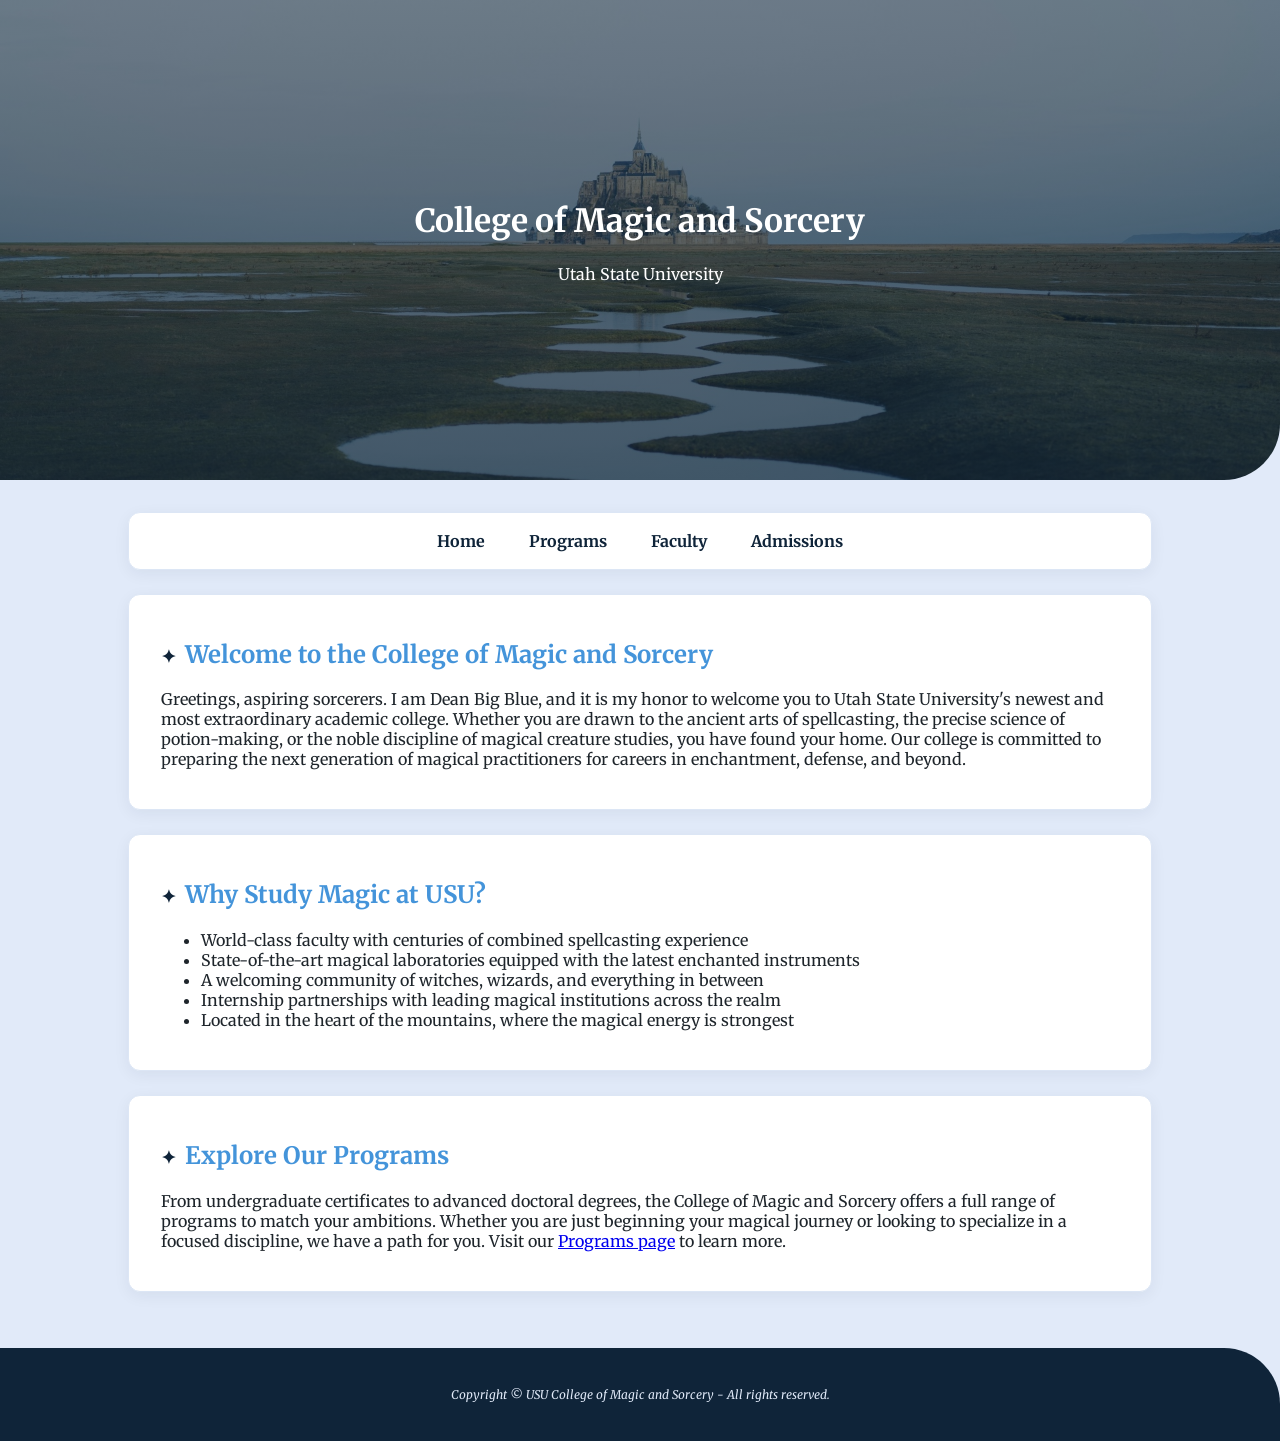
<file: usu-mas/index.html>
<!DOCTYPE html>
<html lang="en">
  <head>
    <meta charset="UTF-8" />
    <meta name="viewport" content="width=device-width, initial-scale=1.0" />
    <title>USU College of Magic and Sorcery</title>
    <link rel="preconnect" href="https://fonts.googleapis.com" />
    <link rel="preconnect" href="https://fonts.gstatic.com" crossorigin />
    <link href="https://fonts.googleapis.com/css2?family=Merriweather:wght@400;700&display=swap" rel="stylesheet" />
    <link rel="stylesheet" href="magic.css" />
    <link rel="icon" type="image/svg+xml" href="images/favicon.svg" />
  </head>
  <body>

    <header class="hero">
      <h1>College of Magic and Sorcery</h1>
      <p>Utah State University</p>
    </header>

    <div id="wrapper">

      <nav>
        <ul>
          <li><a href="index.html">Home</a></li>
          <li><a href="programs.html">Programs</a></li>
          <li><a href="faculty.html">Faculty</a></li>
          <li><a href="admissions.html">Admissions</a></li>
        </ul>
      </nav>

      <main>

        <div class="card">
          <h2>Welcome to the College of Magic and Sorcery</h2>

          <p>
            Greetings, aspiring sorcerers. I am Dean Big Blue, and it is my honor to welcome you
            to Utah State University's newest and most extraordinary academic college. Whether you
            are drawn to the ancient arts of spellcasting, the precise science of potion-making, or
            the noble discipline of magical creature studies, you have found your home. Our college
            is committed to preparing the next generation of magical practitioners for careers in
            enchantment, defense, and beyond.
          </p>
        </div>

        <div class="card">
          <h2>Why Study Magic at USU?</h2>

          <ul>
            <li>World-class faculty with centuries of combined spellcasting experience</li>
            <li>State-of-the-art magical laboratories equipped with the latest enchanted instruments</li>
            <li>A welcoming community of witches, wizards, and everything in between</li>
            <li>Internship partnerships with leading magical institutions across the realm</li>
            <li>Located in the heart of the mountains, where the magical energy is strongest</li>
          </ul>
        </div>

        <div class="card">
          <h2>Explore Our Programs</h2>

          <p>
            From undergraduate certificates to advanced doctoral degrees, the College of Magic and
            Sorcery offers a full range of programs to match your ambitions. Whether you are just
            beginning your magical journey or looking to specialize in a focused discipline, we have
            a path for you. Visit our <a href="programs.html">Programs page</a> to learn more.
          </p>
        </div>

      </main>

    </div>

    <footer>
      <p>Copyright &copy; USU College of Magic and Sorcery - All rights reserved.</p>
    </footer>

  </body>
</html>
</file>
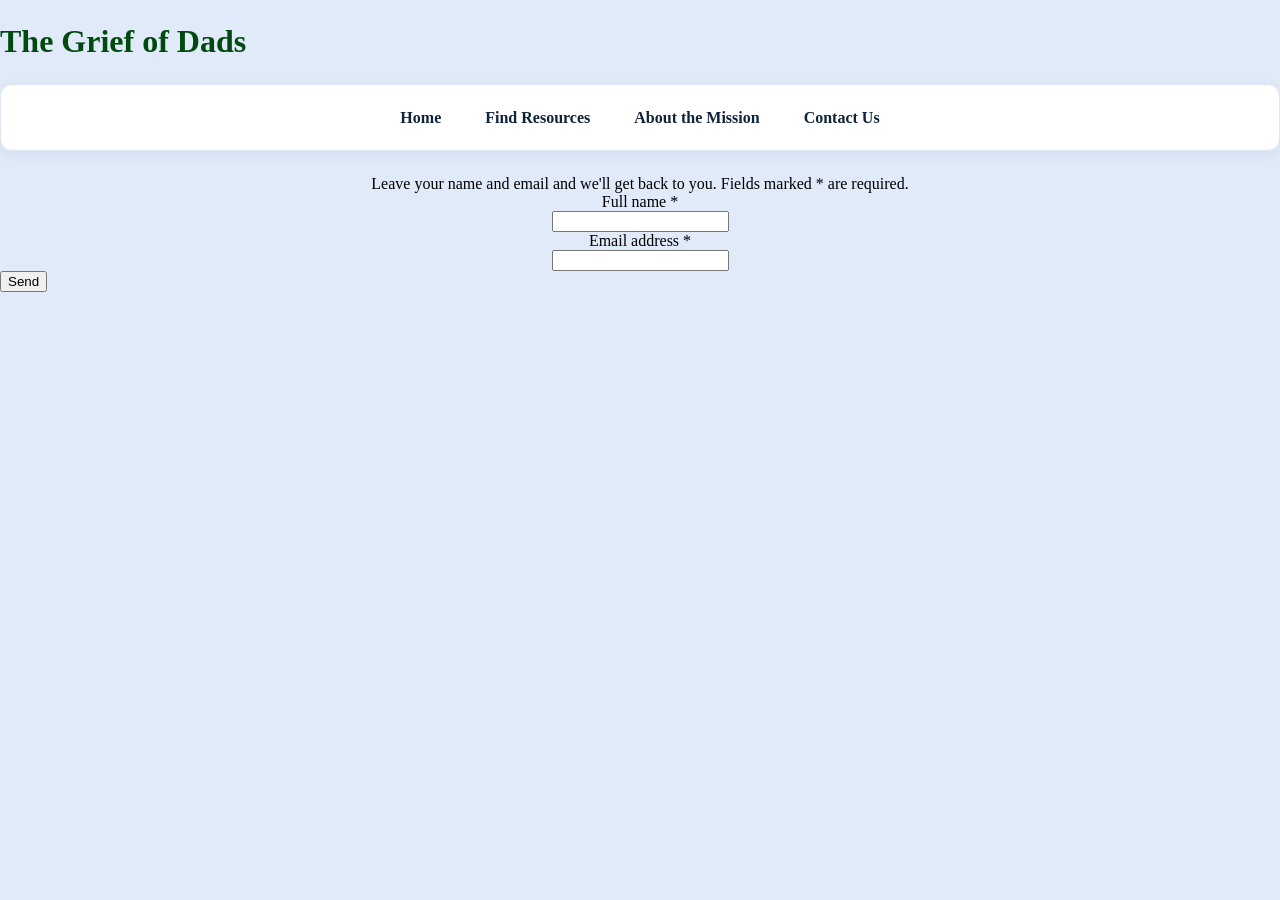
<file: final-project/contact.html>
<!DOCTYPE html>
<html lang="en">
<head>
  <meta charset="UTF-8">
  <meta name="viewport" content="width=device-width, initial-scale=1">
  <title>Contact us</title>
      <link rel="stylesheet" href="project.css" />

</head>
<body>
  <main>
    <h1>The Grief of Dads</h1>
    <nav>
        <ul>
           <li><a href="index.html">Home</a></li>
          <li><a href="#resources">Find Resources</a></li>
          <li><a href="about.html">About the Mission</a></li>
          <li><a href="contact.html">Contact Us</a></li>
        </ul>
      </nav>
    <p>Leave your name and email and we'll get back to you. Fields marked * are required.</p>

    <form action="/submit-contact" method="post">
      <p>
        <label for="fullName">Full name *</label><br>
        <input type="text" id="fullName" name="fullName" autocomplete="name" required>
      </p>

      <p>
        <label for="email">Email address *</label><br>
        <input type="email" id="email" name="email" autocomplete="email" required>
      </p>

      <button type="submit">Send</button>
    </form>
  </main>
</body>
</html>
</file>
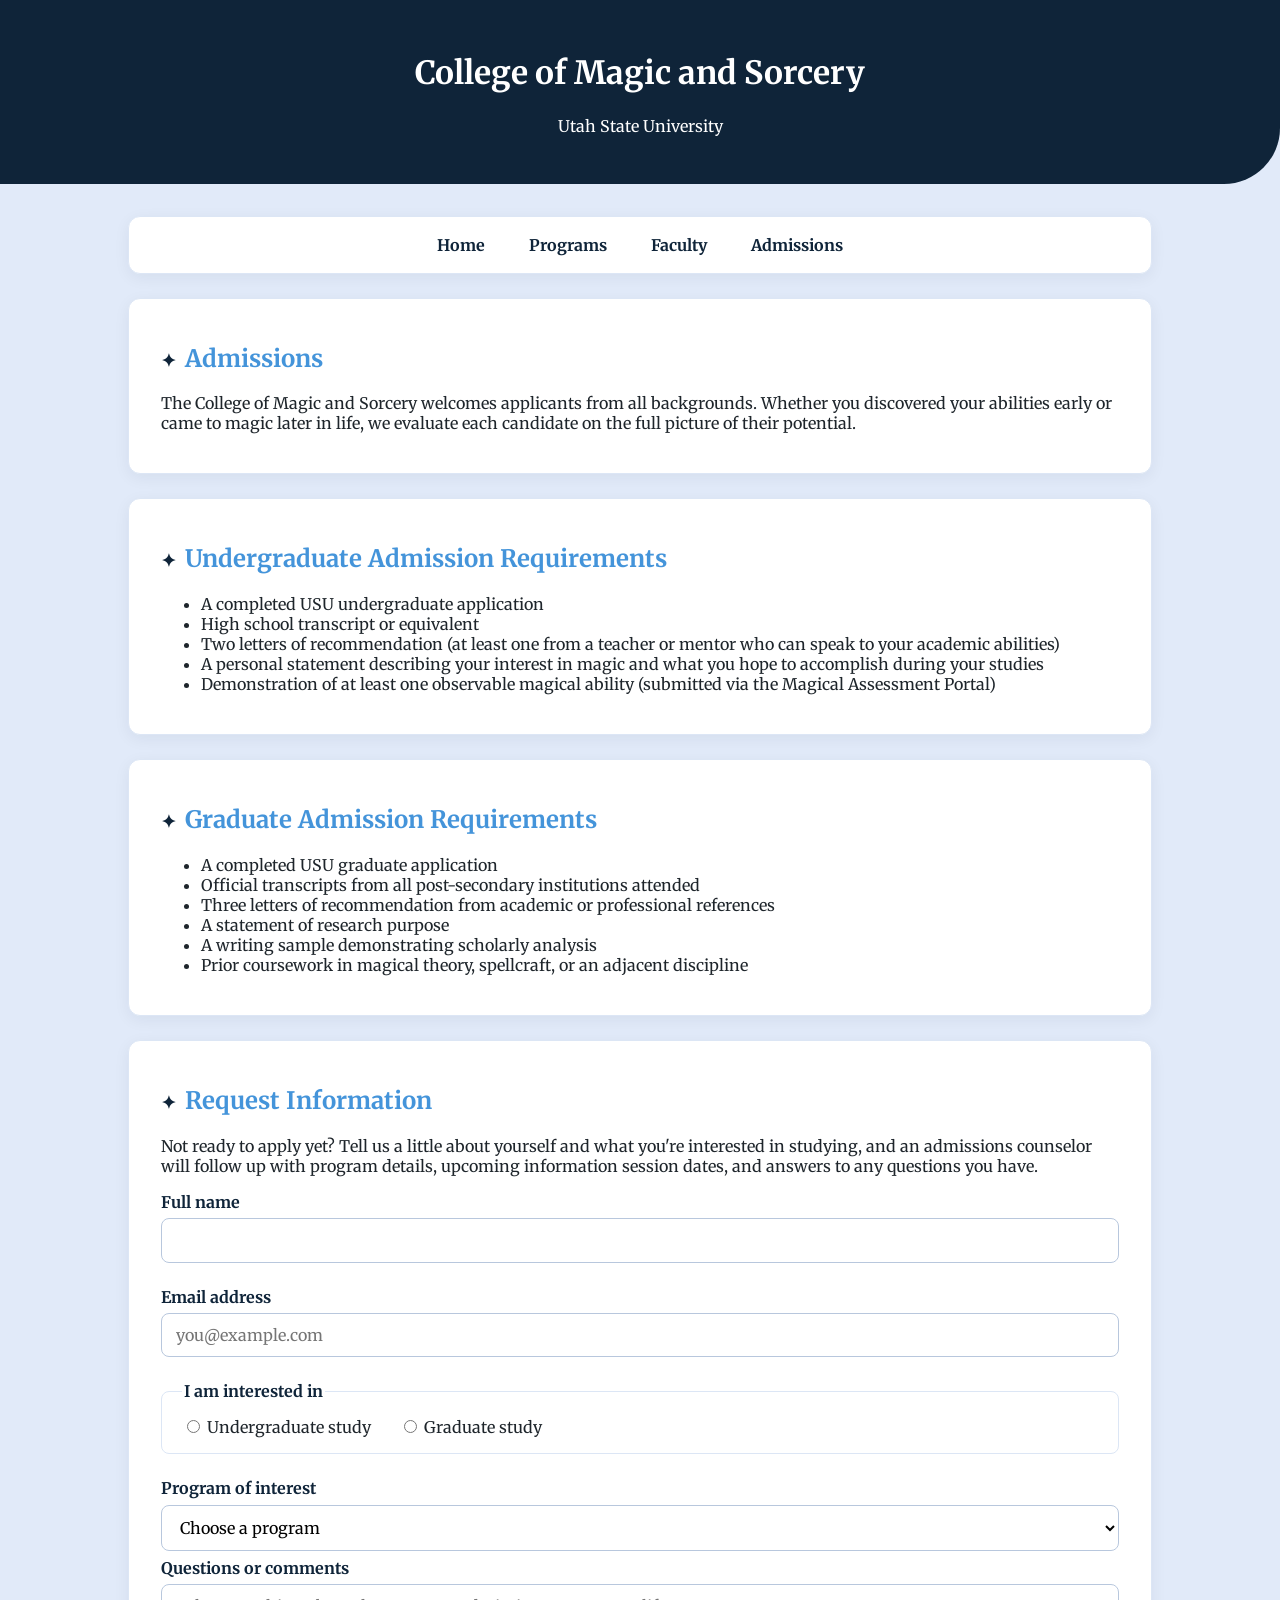
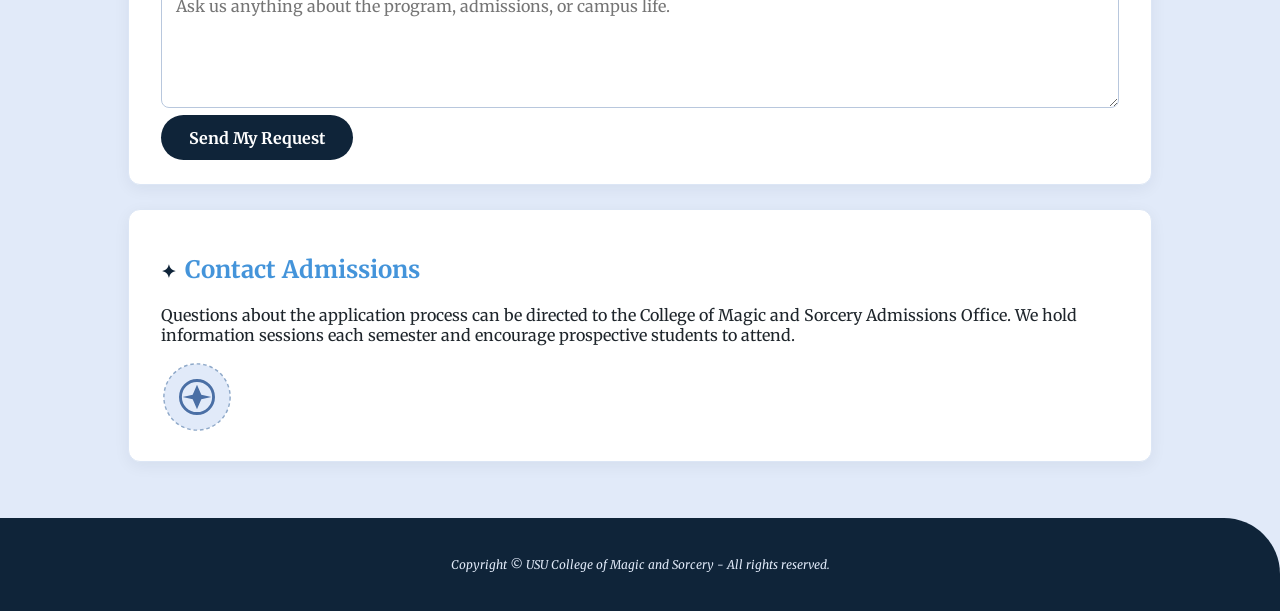
<file: usu-mas/admissions.html>
<!doctype html>
<html lang="en">
  <head>
    <meta charset="UTF-8" />
    <meta name="viewport" content="width=device-width, initial-scale=1.0" />
    <title>USU College of Magic and Sorcery - Admissions</title>
    <link rel="preconnect" href="https://fonts.googleapis.com" />
    <link rel="preconnect" href="https://fonts.gstatic.com" crossorigin />
    <link
      href="https://fonts.googleapis.com/css2?family=Merriweather:wght@400;700&display=swap"
      rel="stylesheet"
    />
    <link rel="stylesheet" href="magic.css" />
    <link rel="icon" type="image/svg+xml" href="images/favicon.svg" />
  </head>
  <body>
    <header>
      <h1>College of Magic and Sorcery</h1>
      <p>Utah State University</p>
    </header>

    <div id="wrapper">
      <nav>
        <ul>
          <li><a href="index.html">Home</a></li>
          <li><a href="programs.html">Programs</a></li>
          <li><a href="faculty.html">Faculty</a></li>
          <li><a href="admissions.html">Admissions</a></li>
        </ul>
      </nav>

      <main>
        <div class="card">
          <h2>Admissions</h2>

          <p>
            The College of Magic and Sorcery welcomes applicants from all
            backgrounds. Whether you discovered your abilities early or came to
            magic later in life, we evaluate each candidate on the full picture
            of their potential.
          </p>
        </div>

        <div class="card">
          <h2>Undergraduate Admission Requirements</h2>

          <ul>
            <li>A completed USU undergraduate application</li>
            <li>High school transcript or equivalent</li>
            <li>
              Two letters of recommendation (at least one from a teacher or
              mentor who can speak to your academic abilities)
            </li>
            <li>
              A personal statement describing your interest in magic and what
              you hope to accomplish during your studies
            </li>
            <li>
              Demonstration of at least one observable magical ability
              (submitted via the Magical Assessment Portal)
            </li>
          </ul>
        </div>

        <div class="card">
          <h2>Graduate Admission Requirements</h2>

          <ul>
            <li>A completed USU graduate application</li>
            <li>
              Official transcripts from all post-secondary institutions attended
            </li>
            <li>
              Three letters of recommendation from academic or professional
              references
            </li>
            <li>A statement of research purpose</li>
            <li>A writing sample demonstrating scholarly analysis</li>
            <li>
              Prior coursework in magical theory, spellcraft, or an adjacent
              discipline
            </li>
          </ul>
        </div>

        <div class="card">
          <h2>Request Information</h2>
          <p>
            Not ready to apply yet? Tell us a little about yourself and what
            you're interested in studying, and an admissions counselor will
            follow up with program details, upcoming information session dates,
            and answers to any questions you have.
          </p>
          <form action="https://httpbin.org/post" method="post" target="_blank">
            <div class="field">
              <label for="full-name">Full name</label>
              <input type="text" id="full-name" name="full-name" required />
            </div>
            <div class="field">
              <label for="email">Email address</label>
              <input
                type="email"
                id="email"
                name="email"
                placeholder="you@example.com"
                required
              />
            </div>
            <fieldset>
              <legend>I am interested in</legend>
              <input
                type="radio"
                id="level-undergrad"
                name="level"
                value="undergraduate"
                required
              />
              <label for="level-undergrad">Undergraduate study</label>
              <input
                type="radio"
                id="level-grad"
                name="level"
                value="graduate"
              />
              <label for="level-grad">Graduate study</label>
            </fieldset>
            <div class="field">
              <label for="program">Program of interest</label>
              <select id="program" name="program" required>
                <option value="" disabled selected>Choose a program</option>
                <option value="spellcraft">
                  B.A. in Spellcraft and Enchantment
                </option>
                <option value="potions">
                  B.S. in Potions and Alchemical Sciences
                </option>
                <option value="creatures">
                  B.A. in Magical Creature Studies
                </option>
                <option value="mma">Master of Magical Arts</option>
                <option value="doctorate">Doctor of Sorcery</option>
                <option value="undecided">I'm not sure yet</option>
              </select>
              <div class="field">
                <label for="questions">Questions or comments</label>
                <textarea
                  id="questions"
                  name="questions"
                  rows="5"
                  placeholder="Ask us anything about the program, admissions, or campus life."
                ></textarea>
              </div>
              <button type="submit">Send My Request</button>

            </div>
          </form>
        </div>

        <div class="card">
          <h2>Contact Admissions</h2>

          <p>
            Questions about the application process can be directed to the
            College of Magic and Sorcery Admissions Office. We hold information
            sessions each semester and encourage prospective students to attend.
          </p>

          <a href="mailto:admissions@magic.usu.edu" class="cta-link">
            <img
              src="images/icon-contact.svg"
              alt="Contact the Admissions Office"
            />
          </a>
        </div>
      </main>
    </div>

    <footer>
      <p>
        Copyright &copy; USU College of Magic and Sorcery - All rights reserved.
      </p>
    </footer>
  </body>
</html>
</file>
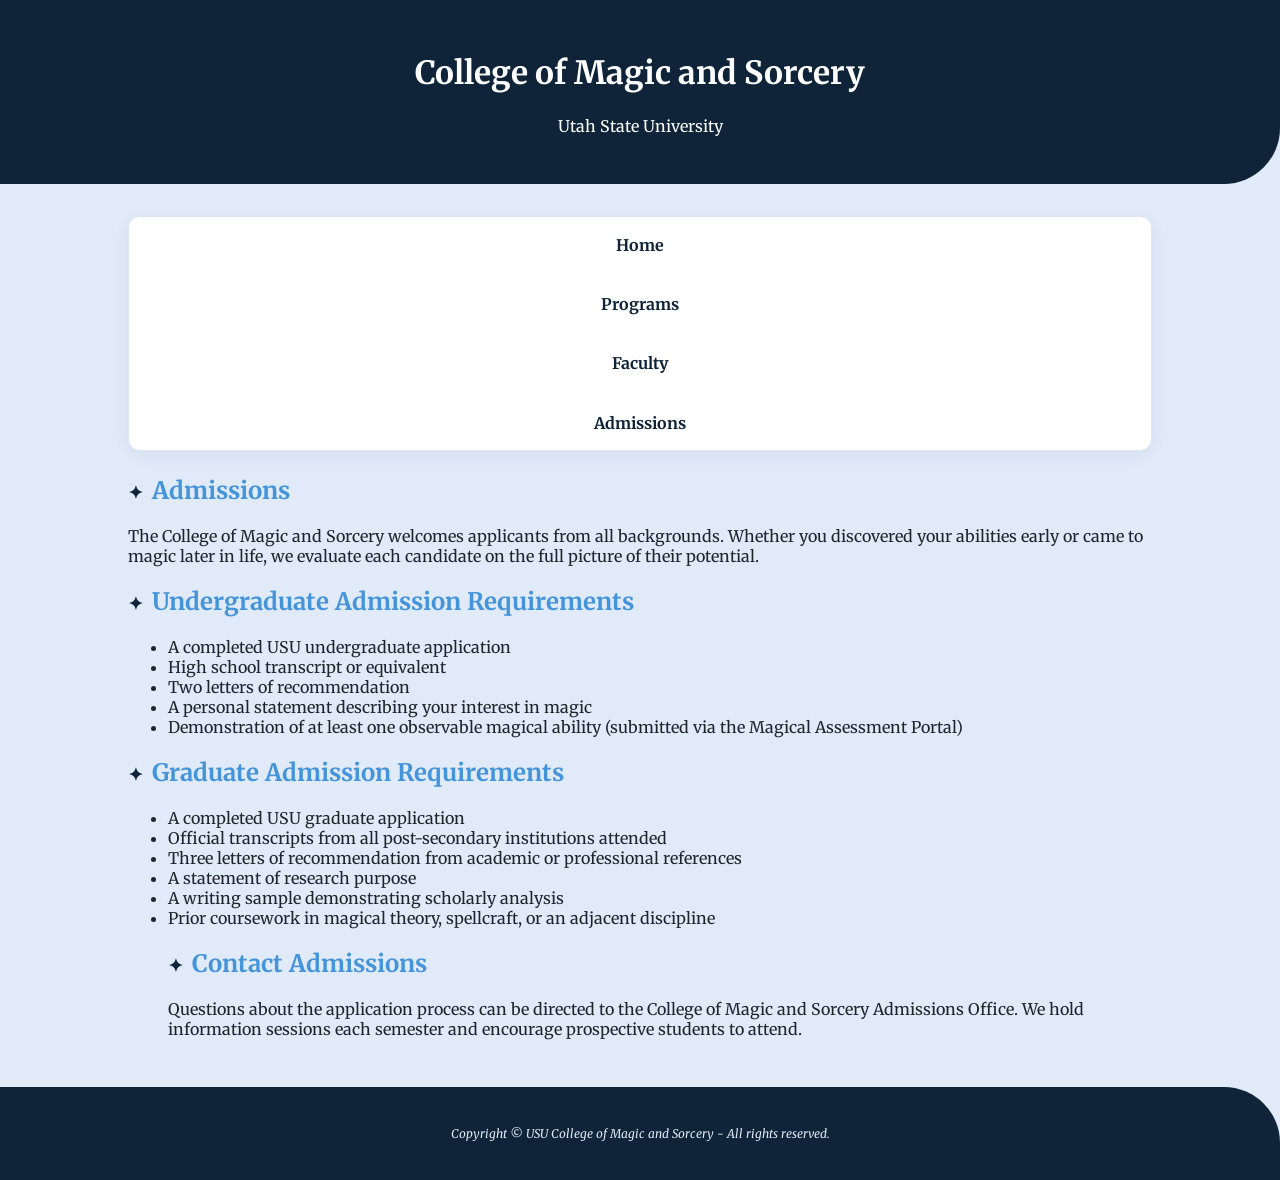
<file: usu-mas/admissions.html.html>
<!doctype html>
<html lang="en">
  <head>
    <meta charset="UTF-8" />
    <meta name="viewport" content="width=device-width, initial-scale=1.0" />
    <title>USU College of Magic and Sorcery - Admissions</title>
    <link rel="preconnect" href="https://fonts.googleapis.com" />
    <link rel="preconnect" href="https://fonts.gstatic.com" crossorigin />
    <link
      href="https://fonts.googleapis.com/css2?family=Merriweather:wght@400;700&display=swap"
      rel="stylesheet"
    />
    <link rel="stylesheet" href="magic.css" />
  </head>
  <body>
    <header>
      <h1>College of Magic and Sorcery</h1>
      <p>Utah State University</p>
    </header>
    <div id="wrapper">
      <nav>
        <a href="index.html">Home</a> &nbsp;&nbsp;
        <a href="programs.html">Programs</a> &nbsp;&nbsp;
        <a href="faculty.html">Faculty</a> &nbsp;&nbsp;
        <a href="admissions.html">Admissions</a>
      </nav>
      <main>
        <h2>Admissions</h2>
        <p>
          The College of Magic and Sorcery welcomes applicants from all
          backgrounds. Whether you discovered your abilities early or came to
          magic later in life, we evaluate each candidate on the full picture of
          their potential.
        </p>
        <h2>Undergraduate Admission Requirements</h2>
        <ul>
          <li>A completed USU undergraduate application</li>
          <li>High school transcript or equivalent</li>
          <li>Two letters of recommendation</li>
          <li>A personal statement describing your interest in magic</li>
          <li>
            Demonstration of at least one observable magical ability (submitted
            via the Magical Assessment Portal)
          </li>
        </ul>
        <h2>Graduate Admission Requirements</h2>
        <ul>
          <li>A completed USU graduate application</li>
          <li>
            Official transcripts from all post-secondary institutions attended
          </li>
          <li>
            Three letters of recommendation from academic or professional
            references
          </li>
          <li>A statement of research purpose</li>
          <li>A writing sample demonstrating scholarly analysis</li>
          <li>
            Prior coursework in magical theory, spellcraft, or an adjacent
            discipline
          </li>

          <h2>Contact Admissions</h2>
          <p>
            Questions about the application process can be directed to the
            College of Magic and Sorcery Admissions Office. We hold information
            sessions each semester and encourage prospective students to attend.
          </p>
        </ul>
      </main>
    </div>
    <footer>
      <p>
        Copyright &copy; USU College of Magic and Sorcery - All rights reserved.
      </p>
    </footer>
  </body>
</html>
</file>
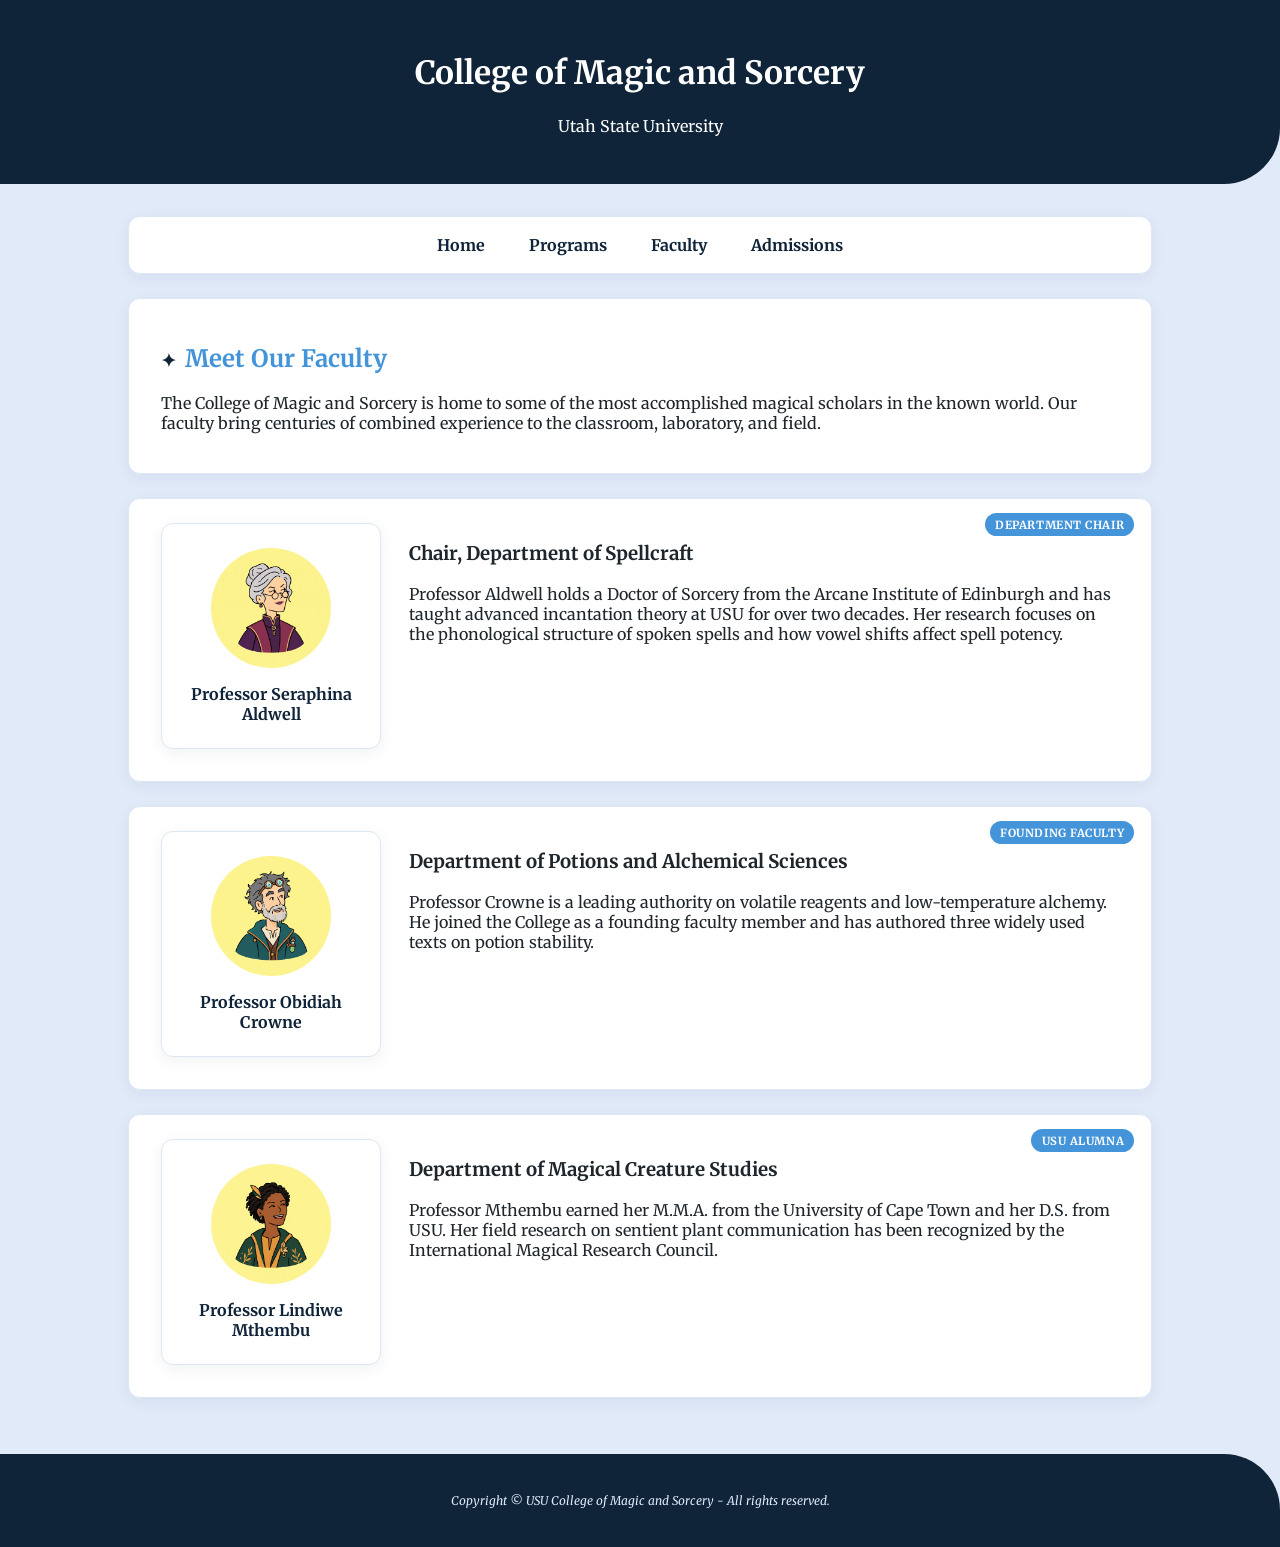
<file: usu-mas/faculty.html>
<!DOCTYPE html>
<html lang="en">
  <head>
    <meta charset="UTF-8" />
    <meta name="viewport" content="width=device-width, initial-scale=1.0" />
    <title>USU College of Magic and Sorcery - Faculty</title>
    <link rel="preconnect" href="https://fonts.googleapis.com" />
    <link rel="preconnect" href="https://fonts.gstatic.com" crossorigin />
    <link href="https://fonts.googleapis.com/css2?family=Merriweather:wght@400;700&display=swap" rel="stylesheet" />
    <link rel="stylesheet" href="magic.css" />
    <link rel="icon" type="image/svg+xml" href="images/favicon.svg" />
  </head>
  <body>

    <header>
      <h1>College of Magic and Sorcery</h1>
      <p>Utah State University</p>
    </header>

    <div id="wrapper">

      <nav>
        <ul>
          <li><a href="index.html">Home</a></li>
          <li><a href="programs.html">Programs</a></li>
          <li><a href="faculty.html">Faculty</a></li>
          <li><a href="admissions.html">Admissions</a></li>
        </ul>
      </nav>

      <main>

        <div class="card">
          <h2>Meet Our Faculty</h2>

          <p>
            The College of Magic and Sorcery is home to some of the most accomplished magical
            scholars in the known world. Our faculty bring centuries of combined experience to the
            classroom, laboratory, and field.
          </p>
        </div>

        <div class="card">
          <span class="badge">Department Chair</span>
          <figure>
            <img src="images/seraphina-aldwell.png" alt="Illustrated portrait of Professor Seraphina Aldwell" class="portrait" />
            <figcaption>Professor Seraphina Aldwell</figcaption>
          </figure>
          <h3>Chair, Department of Spellcraft</h3>
          <p>
            Professor Aldwell holds a Doctor of Sorcery from the Arcane Institute of Edinburgh and
            has taught advanced incantation theory at USU for over two decades. Her research focuses
            on the phonological structure of spoken spells and how vowel shifts affect spell potency.
          </p>
        </div>

        <div class="card">
          <span class="badge">Founding Faculty</span>
          <figure>
            <img src="images/obidiah-crowne.png" alt="Illustrated portrait of Professor Obidiah Crowne" class="portrait" />
            <figcaption>Professor Obidiah Crowne</figcaption>
          </figure>
          <h3>Department of Potions and Alchemical Sciences</h3>
          <p>
            Professor Crowne is a leading authority on volatile reagents and low-temperature alchemy.
            He joined the College as a founding faculty member and has authored three widely used
            texts on potion stability.
          </p>
        </div>

        <div class="card">
          <span class="badge">USU Alumna</span>
          <figure>
            <img src="images/lindiwe-mthembu.png" alt="Illustrated portrait of Professor Lindiwe Mthembu" class="portrait" />
            <figcaption>Professor Lindiwe Mthembu</figcaption>
          </figure>
          <h3>Department of Magical Creature Studies</h3>
          <p>
            Professor Mthembu earned her M.M.A. from the University of Cape Town and her D.S. from
            USU. Her field research on sentient plant communication has been recognized by the
            International Magical Research Council.
          </p>
        </div>

      </main>

    </div>

    <footer>
      <p>Copyright &copy; USU College of Magic and Sorcery - All rights reserved.</p>
    </footer>

  </body>
</html>
</file>
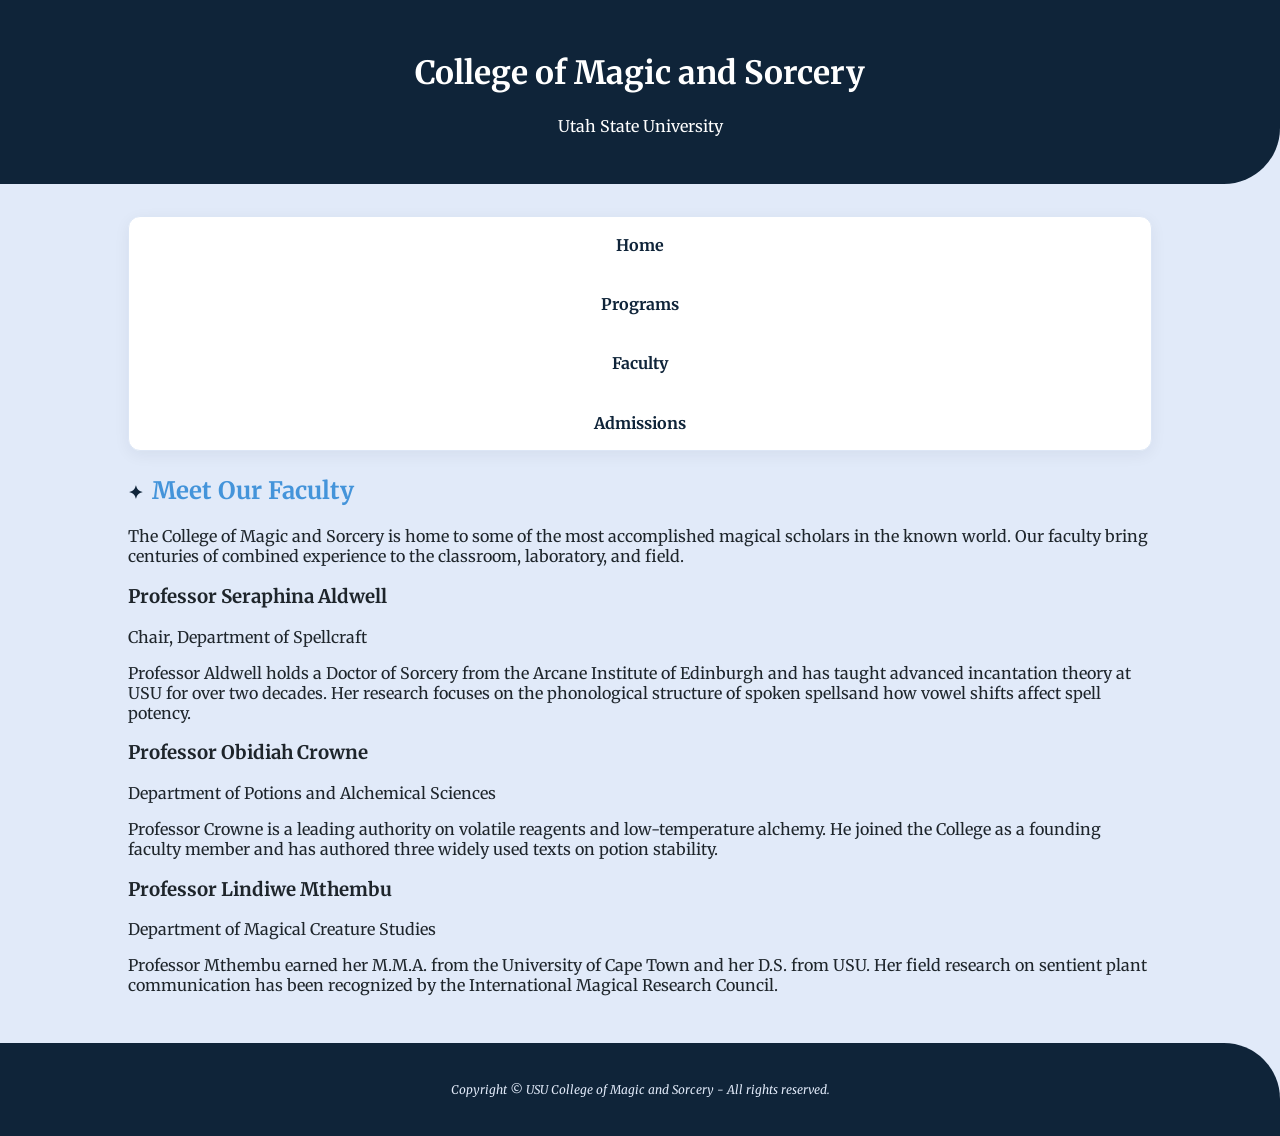
<file: usu-mas/faculty.html.html>
<!DOCTYPE html>
<html lang="en">
  <head>
    <meta charset="UTF-8" />
    <meta name="viewport" content="width=device-width, initial-scale=1.0" />
    <title>USU College of Magic and Sorcery - Faculty</title>
     <link rel="preconnect" href="https://fonts.googleapis.com" />
<link rel="preconnect" href="https://fonts.gstatic.com" crossorigin />
<link href="https://fonts.googleapis.com/css2?family=Merriweather:wght@400;700&display=swap" rel="stylesheet" />
<link rel="stylesheet" href="magic.css" />
  </head>
  <body>
     <header>
      <h1>College of Magic and Sorcery</h1>
      <p>Utah State University</p>
    </header>
    <div id="wrapper">
      <nav>
        <a href="index.html">Home</a> &nbsp;&nbsp;
        <a href="programs.html">Programs</a> &nbsp;&nbsp;
        <a href="faculty.html">Faculty</a> &nbsp;&nbsp;
        <a href="admissions.html">Admissions</a>
      </nav>
       <main>
        <h2>Meet Our Faculty</h2>
          <p>The College of Magic and Sorcery is home to some of the most accomplished magical scholars in the known world. Our faculty bring centuries of combined experience to the classroom, laboratory, and field.</p>
            <h3>Professor Seraphina Aldwell</h3>
              <p>Chair, Department of Spellcraft</p>
                <p>Professor Aldwell holds a Doctor of Sorcery from the Arcane Institute of Edinburgh and has taught advanced incantation theory at USU for over two decades. Her research focuses on the phonological structure of spoken spellsand how vowel shifts affect spell potency.</p>
            <h3>Professor Obidiah Crowne</h3>
              <p>Department of Potions and Alchemical Sciences</p>
                <p>Professor Crowne is a leading authority on volatile reagents and low-temperature alchemy. He joined the College as a founding faculty member and has authored three widely used texts on potion stability.</p>
            <h3>Professor Lindiwe Mthembu</h3>
              <p>Department of Magical Creature Studies</p>
                <p>Professor Mthembu earned her M.M.A. from the University of Cape Town and her D.S. from USU. Her field research on sentient plant communication has been recognized by the International Magical Research Council.</p>
            </main>
          </div>
    <footer>
      <p>
        Copyright &copy; USU College of Magic and Sorcery - All rights reserved.
      </p>
    </footer>
    </body>
</html>
</file>
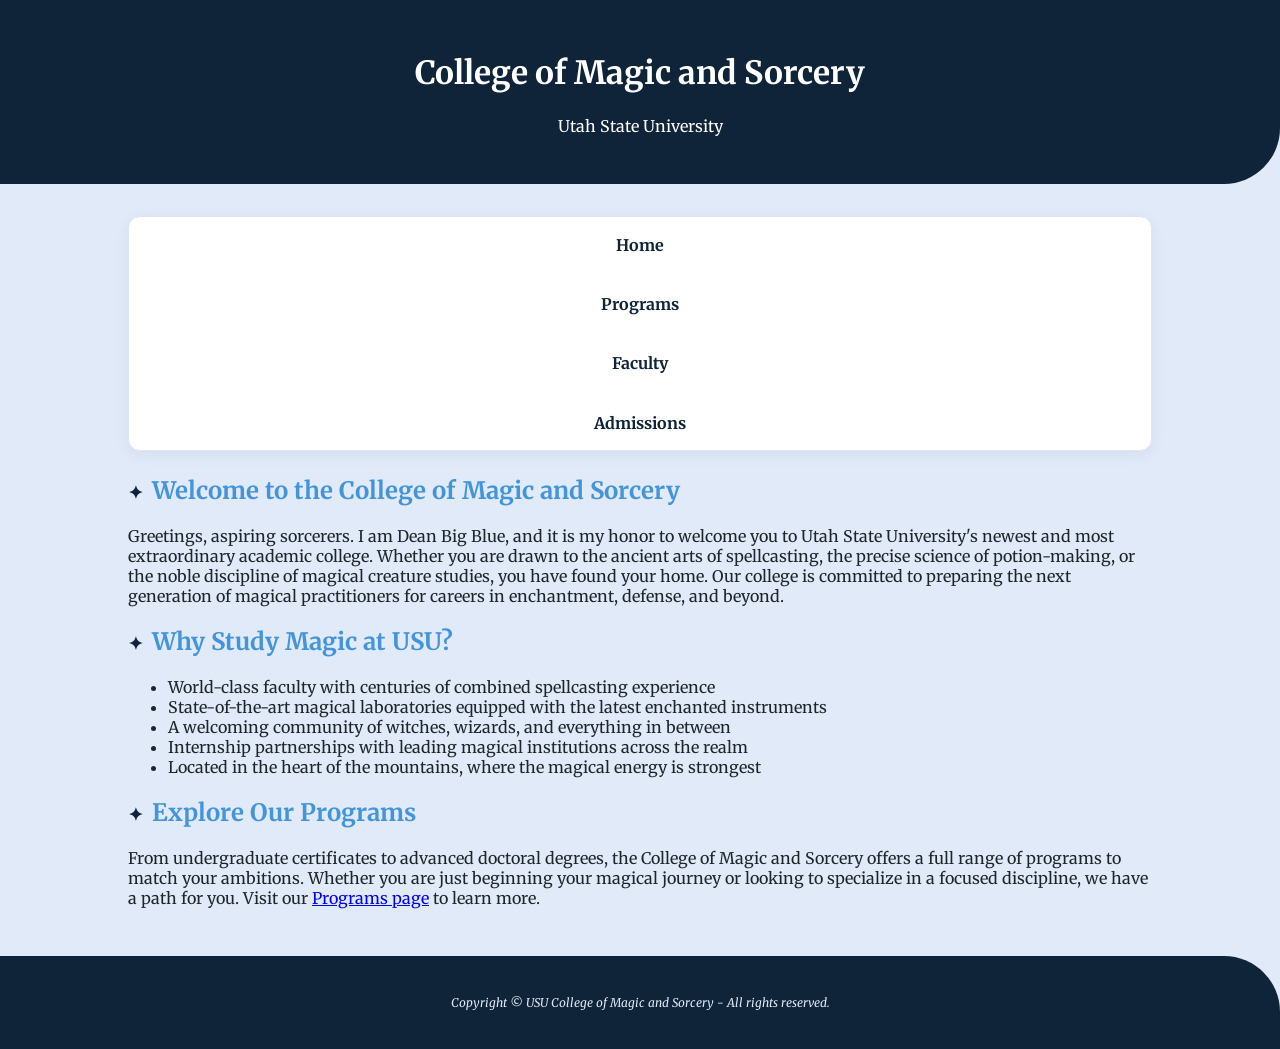
<file: usu-mas/index.html.html>
<!DOCTYPE html>
<html lang="en">
  <head>
    <meta charset="UTF-8" />
    <meta name="viewport" content="width=device-width, initial-scale=1.0" />
    <title>USU College of Magic and Sorcery</title>
    <link rel="preconnect" href="https://fonts.googleapis.com" />
<link rel="preconnect" href="https://fonts.gstatic.com" crossorigin />
<link href="https://fonts.googleapis.com/css2?family=Merriweather:wght@400;700&display=swap" rel="stylesheet" />
<link rel="stylesheet" href="magic.css" />

  </head>
  <body>

    <header>
      <h1>College of Magic and Sorcery</h1>
      <p>Utah State University</p>
    </header>
<div id="wrapper">
    <nav>
        <a href="index.html">Home</a> &nbsp;&nbsp;
        <a href="programs.html">Programs</a> &nbsp;&nbsp;
        <a href="faculty.html">Faculty</a> &nbsp;&nbsp;
        <a href="admissions.html">Admissions</a>
    </nav>

    <main>

      <h2>Welcome to the College of Magic and Sorcery</h2>

      <p>
        Greetings, aspiring sorcerers. I am Dean Big Blue, and it is my honor to welcome you
        to Utah State University's newest and most extraordinary academic college. Whether you
        are drawn to the ancient arts of spellcasting, the precise science of potion-making, or
        the noble discipline of magical creature studies, you have found your home. Our college
        is committed to preparing the next generation of magical practitioners for careers in
        enchantment, defense, and beyond.
      </p>

      <h2>Why Study Magic at USU?</h2>

      <ul>
        <li>World-class faculty with centuries of combined spellcasting experience</li>
        <li>State-of-the-art magical laboratories equipped with the latest enchanted instruments</li>
        <li>A welcoming community of witches, wizards, and everything in between</li>
        <li>Internship partnerships with leading magical institutions across the realm</li>
        <li>Located in the heart of the mountains, where the magical energy is strongest</li>
      </ul>

      <h2>Explore Our Programs</h2>

      <p>
        From undergraduate certificates to advanced doctoral degrees, the College of Magic and
        Sorcery offers a full range of programs to match your ambitions. Whether you are just
        beginning your magical journey or looking to specialize in a focused discipline, we have
        a path for you. Visit our <a href="programs.html">Programs page</a> to learn more.
      </p>

    </main>
</div>
    <footer>
      <p>Copyright &copy; USU College of Magic and Sorcery - All rights reserved.</p>
    </footer>
  </body>
</html>
</file>
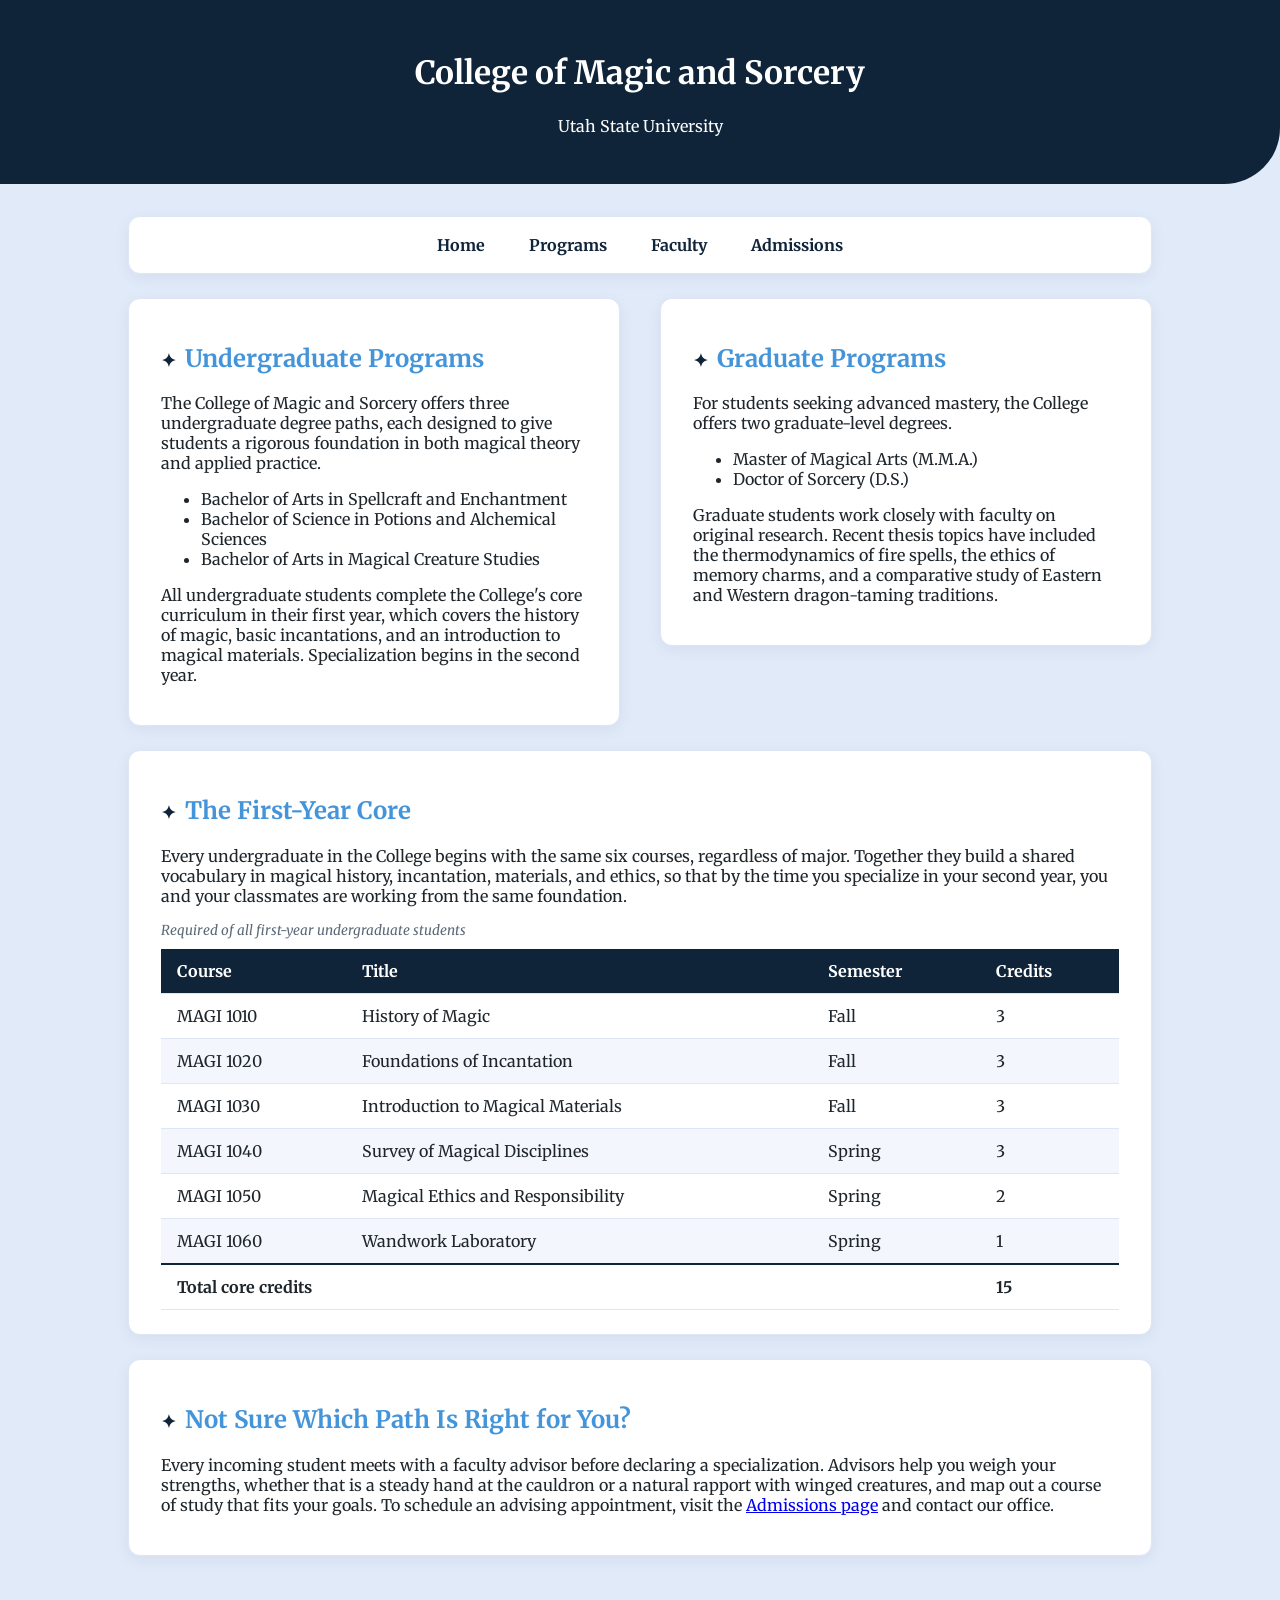
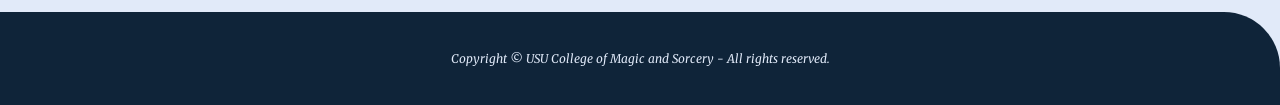
<file: usu-mas/programs.html>
<!doctype html>
<html lang="en">
  <head>
    <meta charset="UTF-8" />
    <meta name="viewport" content="width=device-width, initial-scale=1.0" />
    <title>USU College of Magic and Sorcery - Programs</title>
    <link rel="preconnect" href="https://fonts.googleapis.com" />
    <link rel="preconnect" href="https://fonts.gstatic.com" crossorigin />
    <link
      href="https://fonts.googleapis.com/css2?family=Merriweather:wght@400;700&display=swap"
      rel="stylesheet"
    />
    <link rel="stylesheet" href="magic.css" />
    <link rel="icon" type="image/svg+xml" href="images/favicon.svg" />
  </head>
  <body>
    <header>
      <h1>College of Magic and Sorcery</h1>
      <p>Utah State University</p>
    </header>

    <div id="wrapper">
      <nav>
        <ul>
          <li><a href="index.html">Home</a></li>
          <li><a href="programs.html">Programs</a></li>
          <li><a href="faculty.html">Faculty</a></li>
          <li><a href="admissions.html">Admissions</a></li>
        </ul>
      </nav>

      <main>
        <div class="card column-left">
          <h2>Undergraduate Programs</h2>

          <p>
            The College of Magic and Sorcery offers three undergraduate degree
            paths, each designed to give students a rigorous foundation in both
            magical theory and applied practice.
          </p>

          <ul>
            <li>Bachelor of Arts in Spellcraft and Enchantment</li>
            <li>Bachelor of Science in Potions and Alchemical Sciences</li>
            <li>Bachelor of Arts in Magical Creature Studies</li>
          </ul>

          <p>
            All undergraduate students complete the College's core curriculum in
            their first year, which covers the history of magic, basic
            incantations, and an introduction to magical materials.
            Specialization begins in the second year.
          </p>
        </div>

        <div class="card column-right">
          <h2>Graduate Programs</h2>

          <p>
            For students seeking advanced mastery, the College offers two
            graduate-level degrees.
          </p>

          <ul>
            <li>Master of Magical Arts (M.M.A.)</li>
            <li>Doctor of Sorcery (D.S.)</li>
          </ul>

          <p>
            Graduate students work closely with faculty on original research.
            Recent thesis topics have included the thermodynamics of fire
            spells, the ethics of memory charms, and a comparative study of
            Eastern and Western dragon-taming traditions.
          </p>
        </div>
        <div class="card clear">
          <h2>The First-Year Core</h2>
          <p>
            Every undergraduate in the College begins with the same six courses,
            regardless of major. Together they build a shared vocabulary in
            magical history, incantation, materials, and ethics, so that by the
            time you specialize in your second year, you and your classmates are
            working from the same foundation.
          </p>
          <table>
            <caption>
              Required of all first-year undergraduate students
            </caption>
            <thead>
              <tr>
                <th scope="col">Course</th>
                <th scope="col">Title</th>
                <th scope="col">Semester</th>
                <th scope="col">Credits</th>
              </tr>
            </thead>
            <tbody>
              <tr>
                <th scope="row">MAGI 1010</th>
                <td>History of Magic</td>
                <td>Fall</td>
                <td>3</td>
              </tr>
              <tr>
                <th scope="row">MAGI 1020</th>
                <td>Foundations of Incantation</td>
                <td>Fall</td>
                <td>3</td>
              </tr>
              <tr>
                <th scope="row">MAGI 1030</th>
                <td>Introduction to Magical Materials</td>
                <td>Fall</td>
                <td>3</td>
              </tr>
              <tr>
                <th scope="row">MAGI 1040</th>
                <td>Survey of Magical Disciplines</td>
                <td>Spring</td>
                <td>3</td>
              </tr>
              <tr>
                <th scope="row">MAGI 1050</th>
                <td>Magical Ethics and Responsibility</td>
                <td>Spring</td>
                <td>2</td>
              </tr>
              <tr>
                <th scope="row">MAGI 1060</th>
                <td>Wandwork Laboratory</td>
                <td>Spring</td>
                <td>1</td>
              </tr>
            </tbody>
            <tfoot>
              <tr>
                <th scope="row" colspan="3">Total core credits</th>
                <td>15</td>
              </tr>
            </tfoot>
          </table>
        </div>

        <div class="card clear">
          <h2>Not Sure Which Path Is Right for You?</h2>

          <p>
            Every incoming student meets with a faculty advisor before declaring
            a specialization. Advisors help you weigh your strengths, whether
            that is a steady hand at the cauldron or a natural rapport with
            winged creatures, and map out a course of study that fits your
            goals. To schedule an advising appointment, visit the
            <a href="admissions.html">Admissions page</a> and contact our
            office.
          </p>
        </div>
      </main>
    </div>

    <footer>
      <p>
        Copyright &copy; USU College of Magic and Sorcery - All rights reserved.
      </p>
    </footer>
  </body>
</html>
</file>
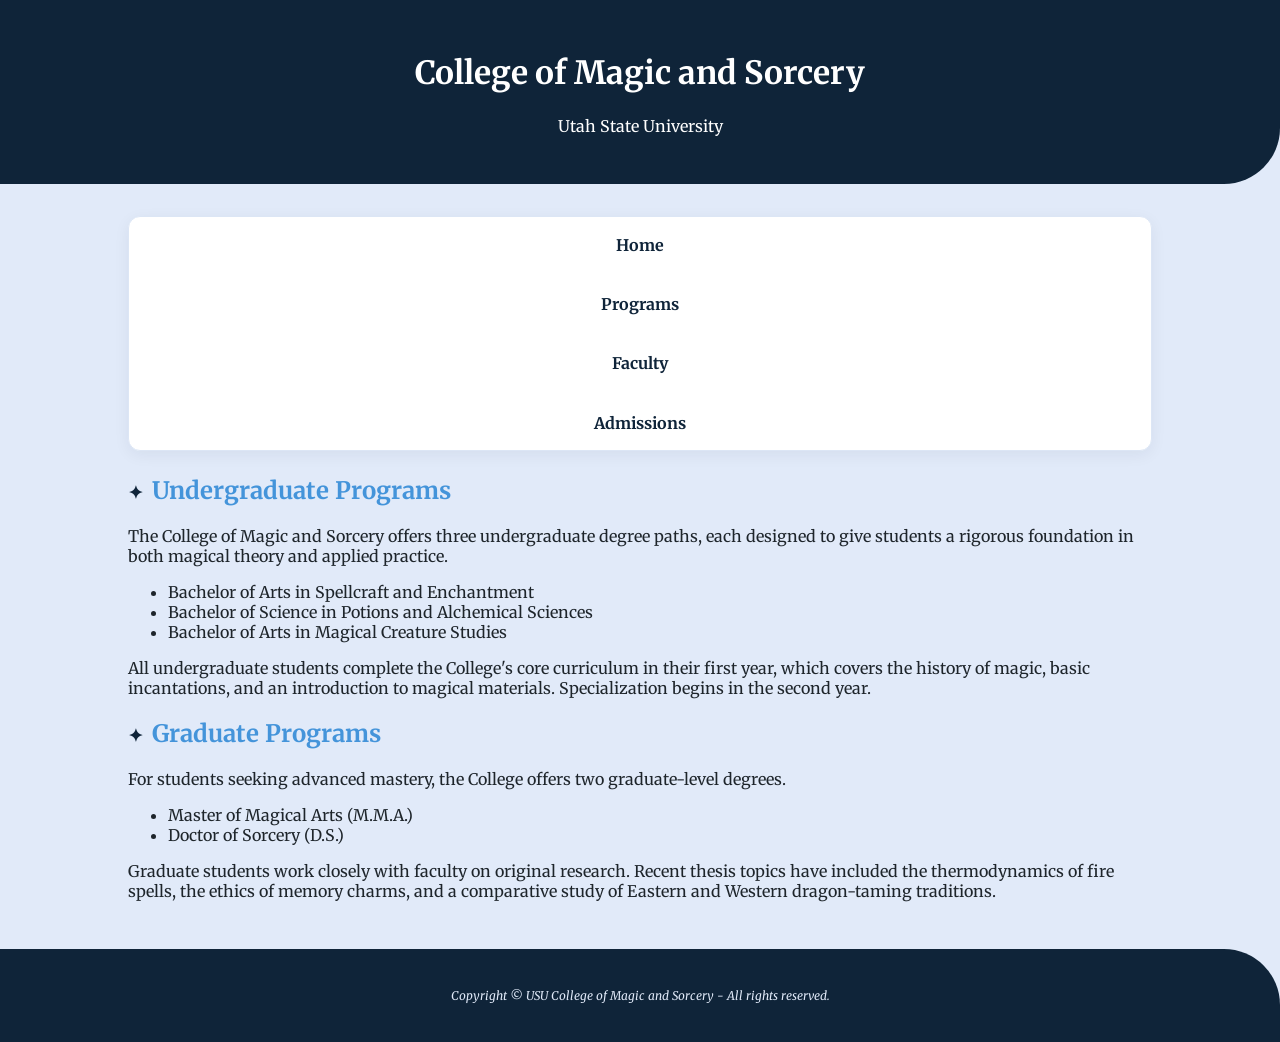
<file: usu-mas/programs.html.html>
<!doctype html>
<html lang="en">
  <head>
    <meta charset="UTF-8" />
    <meta name="viewport" content="width=device-width, initial-scale=1.0" />
    <title>USU College of Magic and Sorcery - Programs</title>
    <link rel="preconnect" href="https://fonts.googleapis.com" />
    <link rel="preconnect" href="https://fonts.gstatic.com" crossorigin />
    <link
      href="https://fonts.googleapis.com/css2?family=Merriweather:wght@400;700&display=swap"
      rel="stylesheet"
    />
    <link rel="stylesheet" href="magic.css" />
  </head>
  <body>
    <header>
      <h1>College of Magic and Sorcery</h1>
      <p>Utah State University</p>
    </header>
    <div id="wrapper">
      <nav>
        <a href="index.html">Home</a> &nbsp;&nbsp;
        <a href="programs.html">Programs</a> &nbsp;&nbsp;
        <a href="faculty.html">Faculty</a> &nbsp;&nbsp;
        <a href="admissions.html">Admissions</a>
      </nav>
      <main>
        <h2>Undergraduate Programs</h2>
        <p>
          The College of Magic and Sorcery offers three undergraduate degree
          paths, each designed to give students a rigorous foundation in both
          magical theory and applied practice.
        </p>

        <ul>
          <li>Bachelor of Arts in Spellcraft and Enchantment</li>
          <li>Bachelor of Science in Potions and Alchemical Sciences</li>
          <li>Bachelor of Arts in Magical Creature Studies</li>
        </ul>

        <p>
          All undergraduate students complete the College's core curriculum in
          their first year, which covers the history of magic, basic
          incantations, and an introduction to magical materials. Specialization
          begins in the second year.
        </p>

        <h2>Graduate Programs</h2>

        <p>
          For students seeking advanced mastery, the College offers two
          graduate-level degrees.
        </p>

        <ul>
          <li>Master of Magical Arts (M.M.A.)</li>
          <li>Doctor of Sorcery (D.S.)</li>
        </ul>
        <p>
          Graduate students work closely with faculty on original research.
          Recent thesis topics have included the thermodynamics of fire spells,
          the ethics of memory charms, and a comparative study of Eastern and
          Western dragon-taming traditions.
        </p>
      </main>
    </div>
    <footer>
      <p>
        Copyright &copy; USU College of Magic and Sorcery - All rights reserved.
      </p>
    </footer>
  </body>
</html>
</file>
<file: usu-mas/magic.css>
* {
  box-sizing: border-box;
}

body {
  margin: 0;
  background-color: #E1EAF9;
  color: #1E252B;
  font-family: "Merriweather", Georgia, serif;
}

header {
  background-color: #0F2439;
  color: #FFFFFF;
  text-align: center;
  padding: 2em 1.5em;
  border-radius: 0 0 56px 0;
}

header.hero {
  background-image: linear-gradient(rgba(15, 36, 57, 0.6), rgba(15, 36, 57, 0.75)), url(images/hero-banner.jpg);
  background-repeat: no-repeat;
  background-position: center;
  background-size: cover;
  padding: 180px 1.5em;
}

h1 {
  line-height: 1.3;
}

h2 {
  color: #4494DA;
}

h2::before {
  content: "\2726";
  color: #0F2439;
  font-size: .75em;
  margin-right: .5em;
}

nav {
  background-color: #FFFFFF;
  border: 1px solid #DCE6F5;
  border-radius: 12px;
  text-align: center;
  font-weight: bold;
  padding: .5em;
  margin-bottom: 1.5em;
  box-shadow: 0 4px 16px rgba(15, 36, 57, 0.06);
  position: sticky;
  top: 1em;
  z-index: 10;
}

nav ul {
  list-style-type: none;
  margin: 0;
  padding: 0;
}

nav li {
  display: inline-block;
}

nav a {
  display: block;
  padding: .6em 1.25em;
  border-radius: 8px;
  text-decoration: none;
}

nav a:link {
  color: #0F2439;
}

nav a:visited {
  color: #0F2439;
}

nav a:hover {
  background-color: #E1EAF9;
}

nav a:active {
  background-color: #4494DA;
  color: #FFFFFF;
}

nav a:focus {
  outline: 3px solid #4494DA;
  outline-offset: 2px;
}

footer {
  background-color: #0F2439;
  color: #E1EAF9;
  font-size: .75em;
  font-style: italic;
  text-align: center;
  padding: 2.25em 1.5em;
  border-radius: 0 56px 0 0;
}

#wrapper {
  width: 80%;
  margin-left: auto;
  margin-right: auto;
  padding: 2em 0;
}

.card {
  background-color: #FFFFFF;
  border: 1px solid #DCE6F5;
  border-radius: 12px;
  padding: 1.5em 2em;
  margin-bottom: 1.5em;
  box-shadow: 0 4px 16px rgba(15, 36, 57, 0.06);
  overflow: auto;
  position: relative;
}

.column-left {
  float: left;
  width: 48%;
}

.column-right {
  float: right;
  width: 48%;
}

.clear {
  clear: both;
}

.badge {
  position: absolute;
  top: 1.25em;
  right: 1.5em;
  background-color: #4494DA;
  color: #FFFFFF;
  font-size: .7em;
  font-weight: bold;
  text-transform: uppercase;
  letter-spacing: .05em;
  padding: .4em .9em;
  border-radius: 999px;
}

figure {
  background-color: #FFFFFF;
  border: 1px solid #DCE6F5;
  border-radius: 12px;
  padding: 1.5em;
  margin: 0 0 1em 0;
  text-align: center;
  box-shadow: 0 4px 16px rgba(15, 36, 57, 0.06);
  display: block;
}

.card figure {
  float: left;
  width: 220px;
  margin: 0 1.75em .5em 0;
}

img.portrait {
  width: 120px;
  height: 120px;
  border-radius: 50%;
  border-style: none;
  object-fit: cover;
}

figcaption {
  margin-top: .75em;
  font-weight: bold;
  color: #0F2439;
}

.cta-link img {
  width: 72px;
  height: 72px;
  border-radius: 50%;
  border-style: none;
}


/* Tables */

table {
width: 100%;
border-collapse: collapse;
margin-top: 1em;
}

th, td {
padding: .75em 1em;
text-align: left;
border-bottom: 1px solid #DCE6F5;
}

caption {
  text-align: left;
  font-style: italic;
  font-size: .85em;
  color: #5a6878;
  padding-bottom: .75em;
}

thead th {
  background-color: #0F2439;
  color: #FFFFFF;
}

tbody tr:nth-of-type(even) {
  background-color: #F3F7FD;
}

tbody th {
  font-weight: normal;
  border-top: #0F2439;
}

tfoot th, tfoot td {
  font-weight: bold;
  border-top: 2px solid #0F2439;
}

/* Forms */

form {
  display: flex;
  flex-direction: column;
  gap: 1.5em;
}

.field {
  display: flex;
  flex-direction: column;
  gap: .4em;
}

.field label, legend {
  font-weight: bold;
  color: #0F2439
}

input[type="text"],
input[type="email"],
select,
textarea {
font: inherit;
padding: .7em .9em;
border: 1px solid #B8C7DD;
border-radius: 8px;
background-color: #FFFFFF;
}

textarea {
  resize: vertical;
  width: 100%;
  box-sizing: border-box;
}

input:focus,
select:focus,
textarea:focus {
  outline: 3px solid #4494DA;
  outline-offset: 2px;
}

fieldset {
  border: 1px solid #DCE6F5;
  border-radius: 8px;
  padding: 1em 1.25em;
  margin: 0;
}

fieldset label {
  margin-right: 1.5em;
}

button {
  font: inherit;
  font-weight: bold;
  background-color: #0F2439;
  color: #FFFFFF;
  padding: .8em 1.75em;
  border: none;
  border-radius: 999px;
  cursor: pointer;
  align-self: flex-start;
}

button:hover {
  background-color: #4494DA;
}

button:focus {
  outline: 3px solid #4494DA;
  outline-offset: 2px;
}
</file>
<file: final-project/project.css>
* {
  box-sizing: border-box;
}

body {
  margin: 0;
  background-color: #E1EAF9;
  color: #004a10;
  font-family: "Merriweather", Georgia, serif;
}

header {
  background-color: #01360c;
  color: #FFFFFF;
  text-align: center;
  padding: 2em 1.5em;
  border-radius: 0 0 0 0;
}

header.hero {
  background-image: linear-gradient(rgba(15, 36, 57, 0.6), rgba(15, 36, 57, 0.75)), url(images/hero-banner.jpg);
  background-repeat: no-repeat;
  background-position: center;
  background-size: cover;
  padding: 180px 1.5em;
}

h1 {
  line-height: 1.3;
}

h2::before {
  color: #0F2439;
  font-size: .75em;
  margin-right: .5em;
}

h2 {
  color: #2f013d;
  text-align: center;
}

p {
  color: black;
  max-width: 1000px;
  margin: 0 auto;
  text-align: center;
}

nav {
  background-color: #FFFFFF;
  border: 1px solid #DCE6F5;
  border-radius: 12px;
  text-align: center;
  font-weight: bold;
  padding: .85em;
  margin-bottom: 1.5em;
  box-shadow: 0 4px 16px rgba(15, 36, 57, 0.06);
  position: sticky;
  top: 1em;
  z-index: 10;
}

nav ul {
  list-style-type: none;
  margin: 0;
  padding: 0;
}

nav li {
  display: inline-block;
}

nav a {
  display: block;
  padding: .6em 1.25em;
  border-radius: 8px;
  text-decoration: none;
}

nav a:link {
  color: #0F2439;
}

nav a:visited {
  color: #0F2439;
}

nav a:hover {
  background-color: #E1EAF9;
}

nav a:active {
  background-color: #4494DA;
  color: #FFFFFF;
}

nav a:focus {
  outline: 3px solid #4494DA;
  outline-offset: 2px;
}

footer {
  background-color: #01360c;
  color: #E1EAF9;
  font-size: .75em;
  font-style: italic;
  text-align: center;
  padding: 2.25em 1.5em;
  border-radius: 0 0 0 0;
}
</file>
